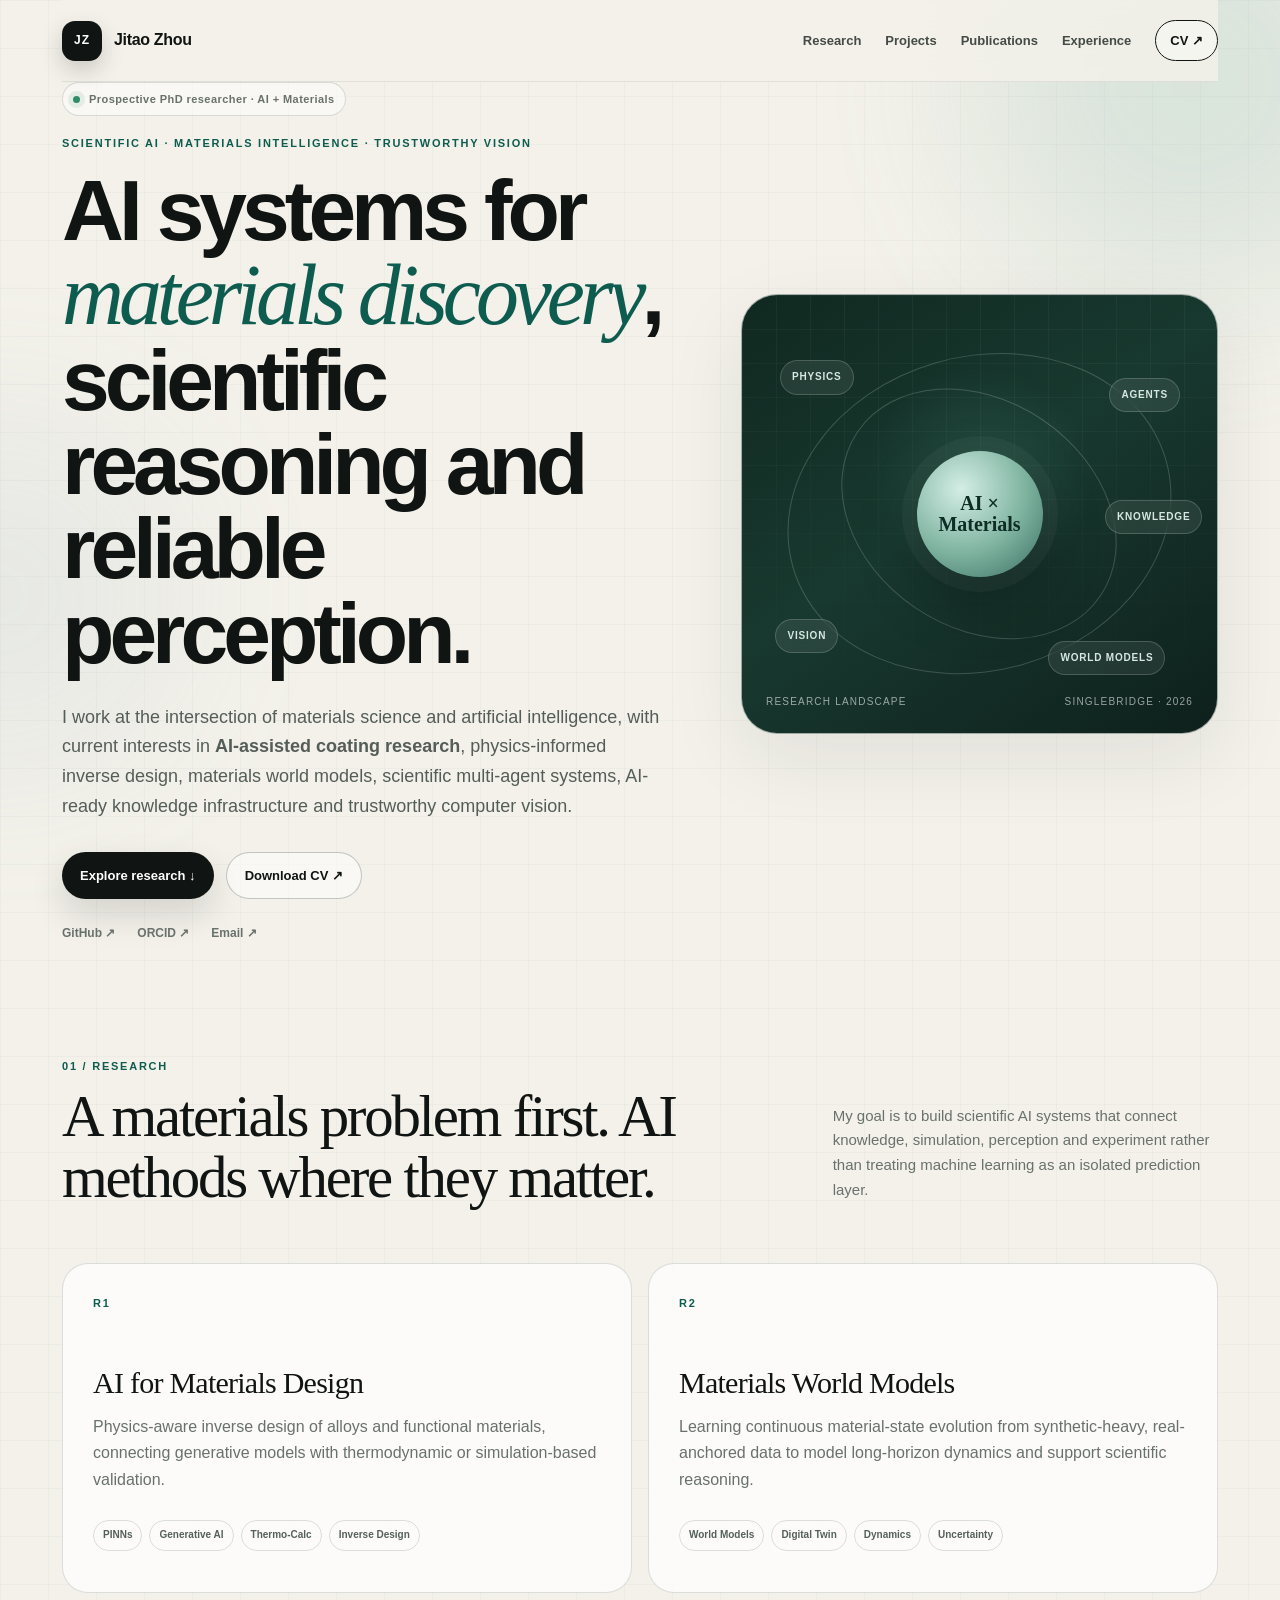
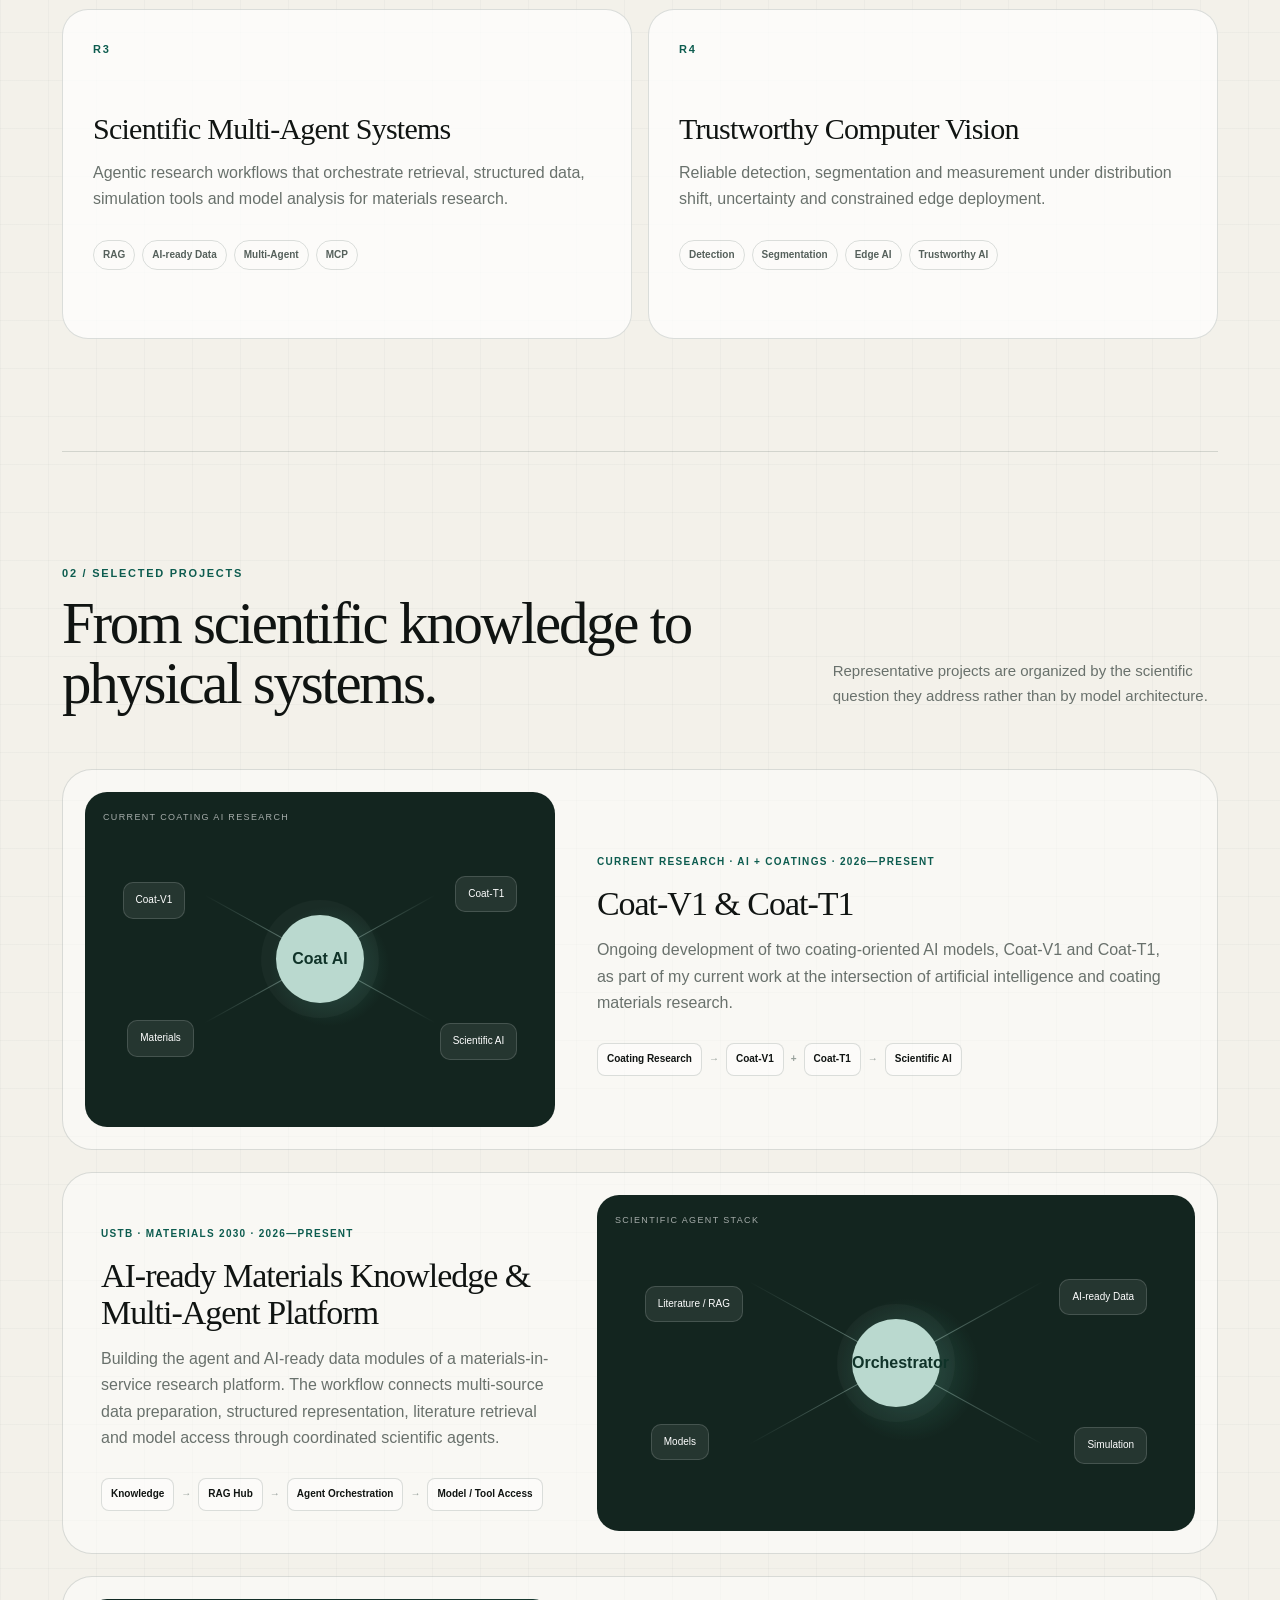
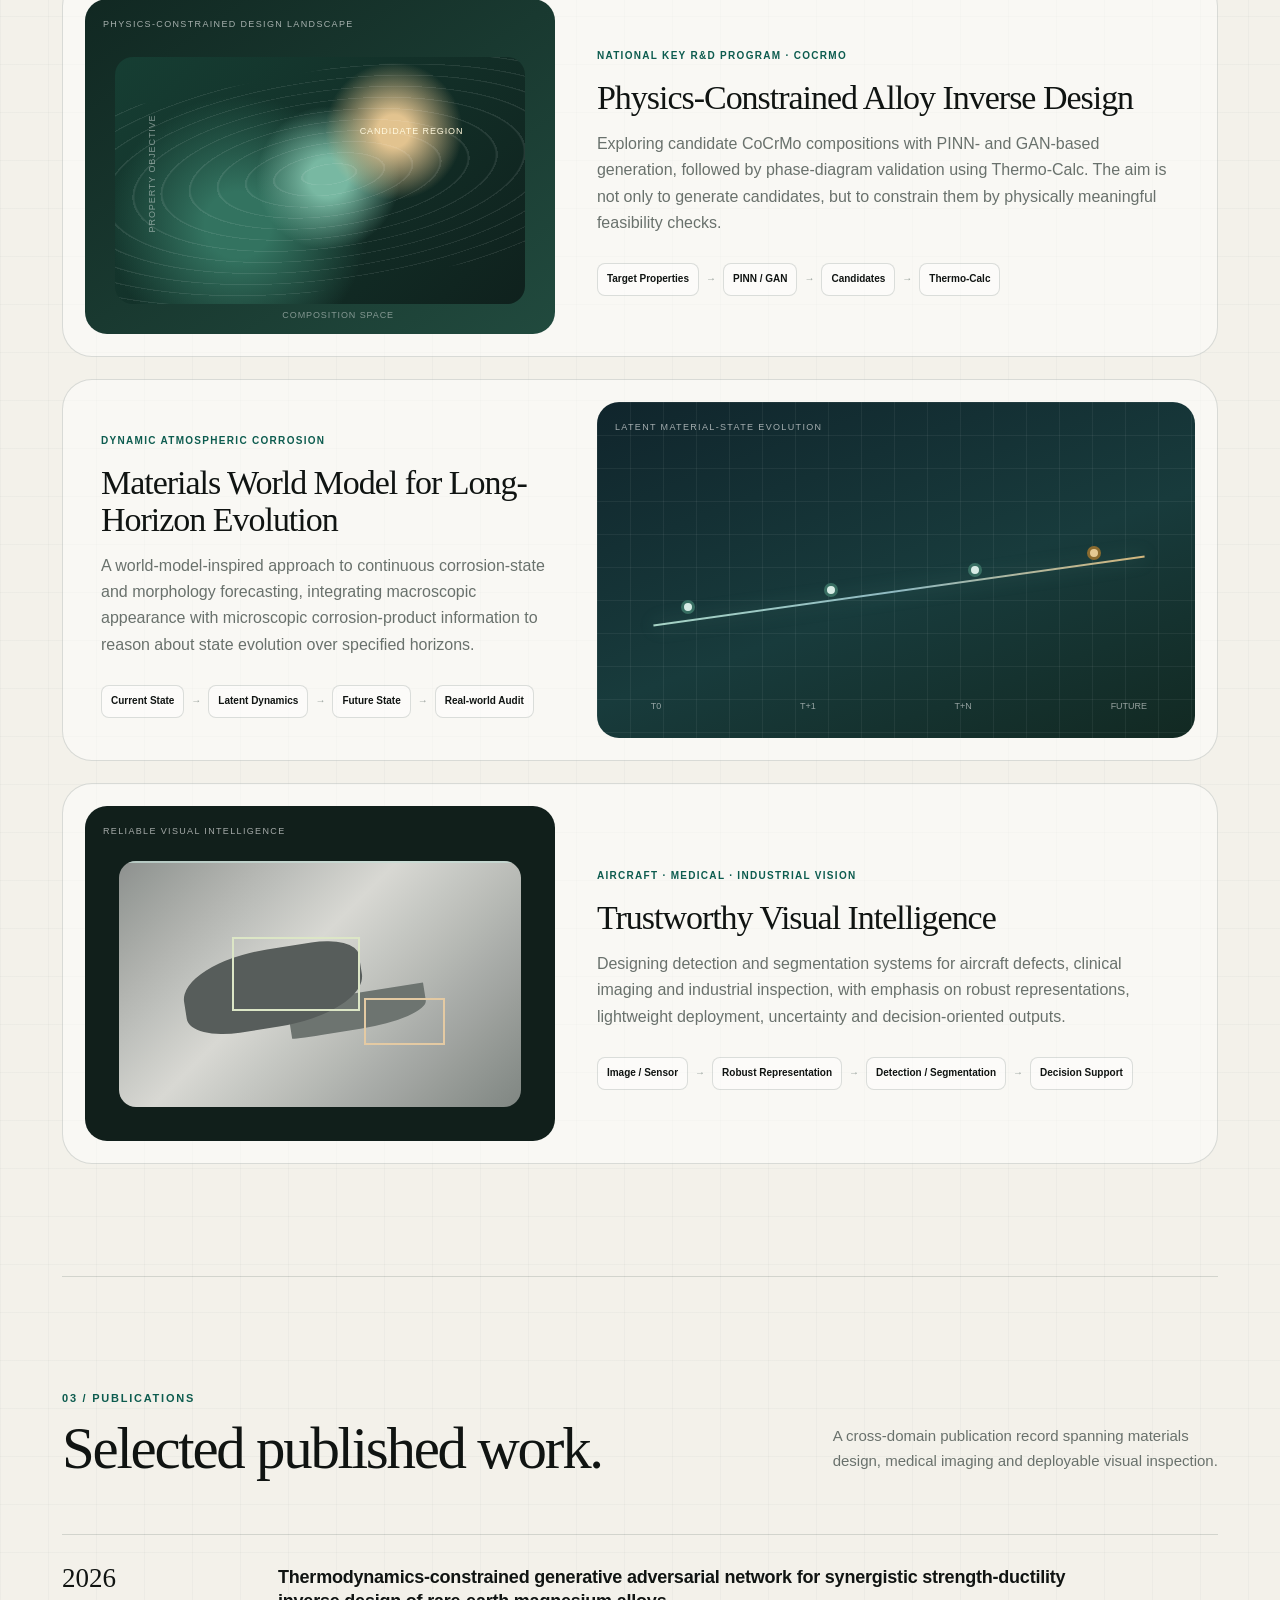
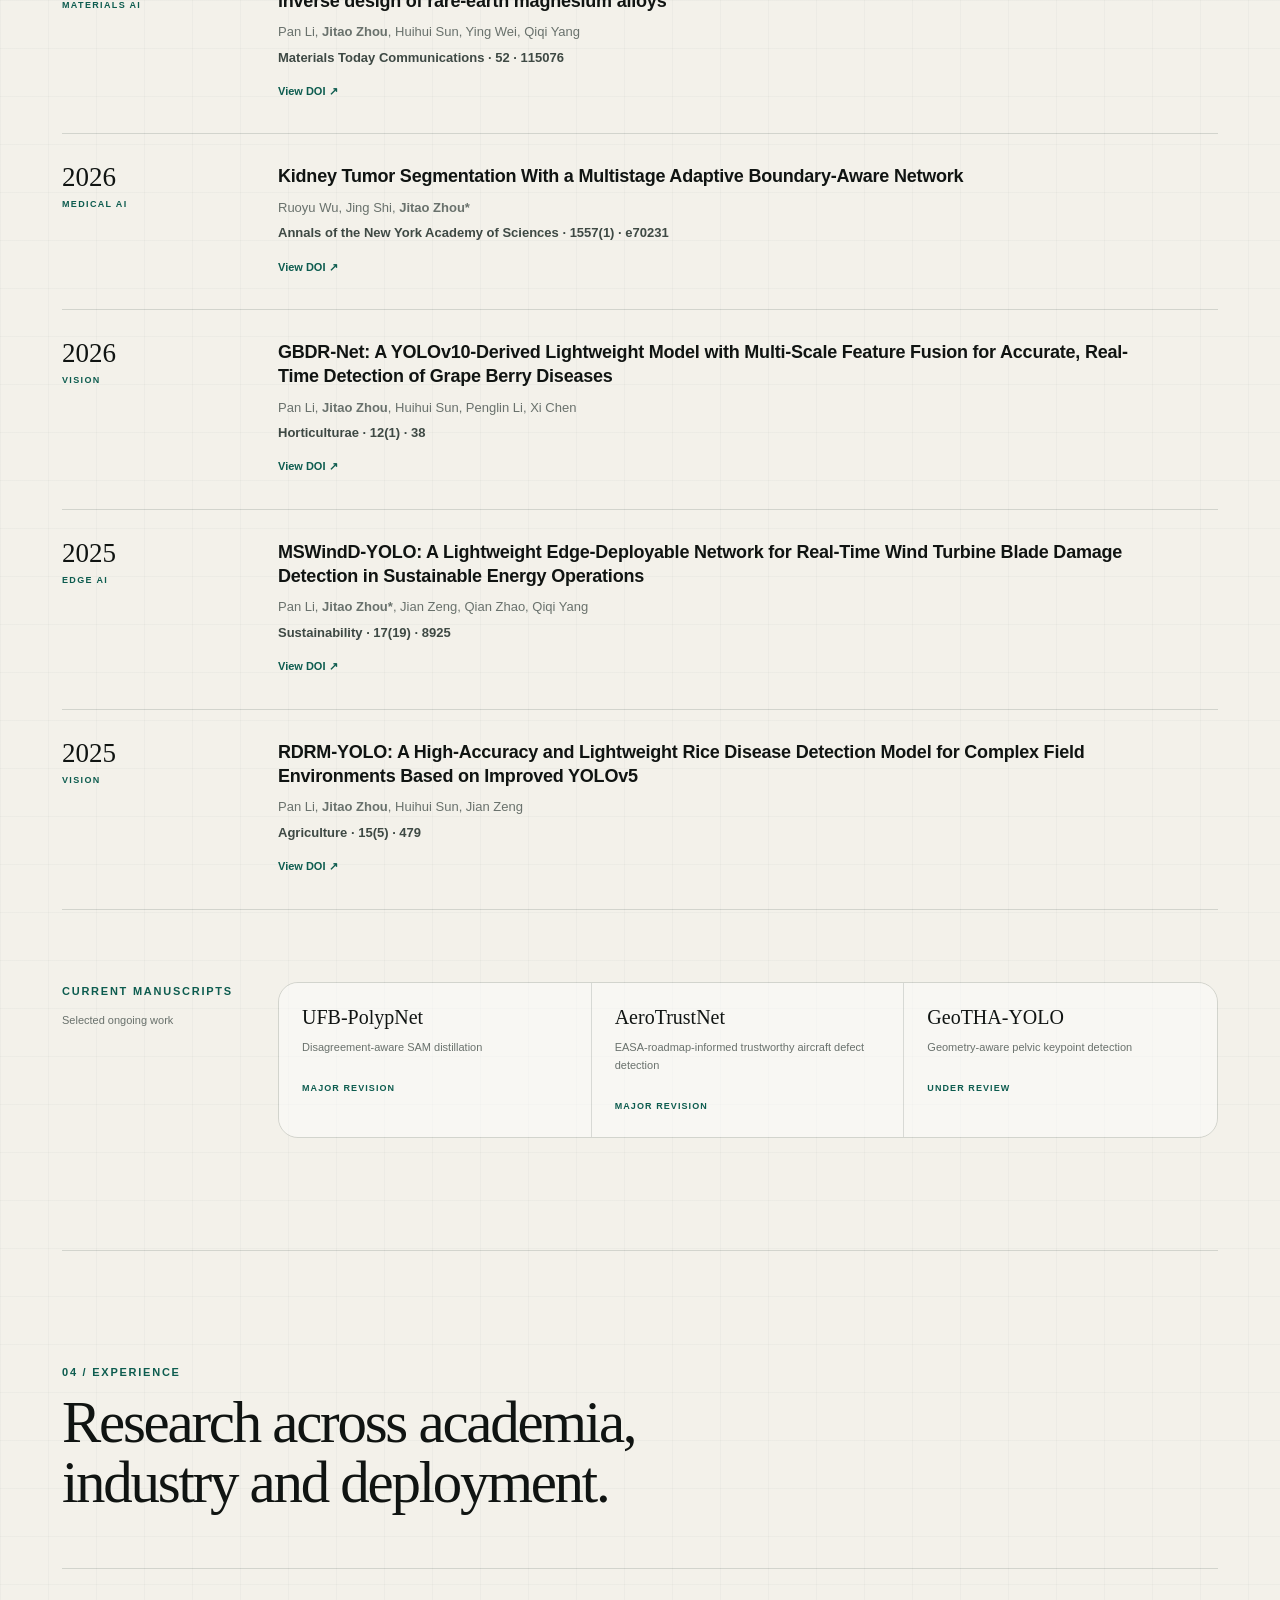
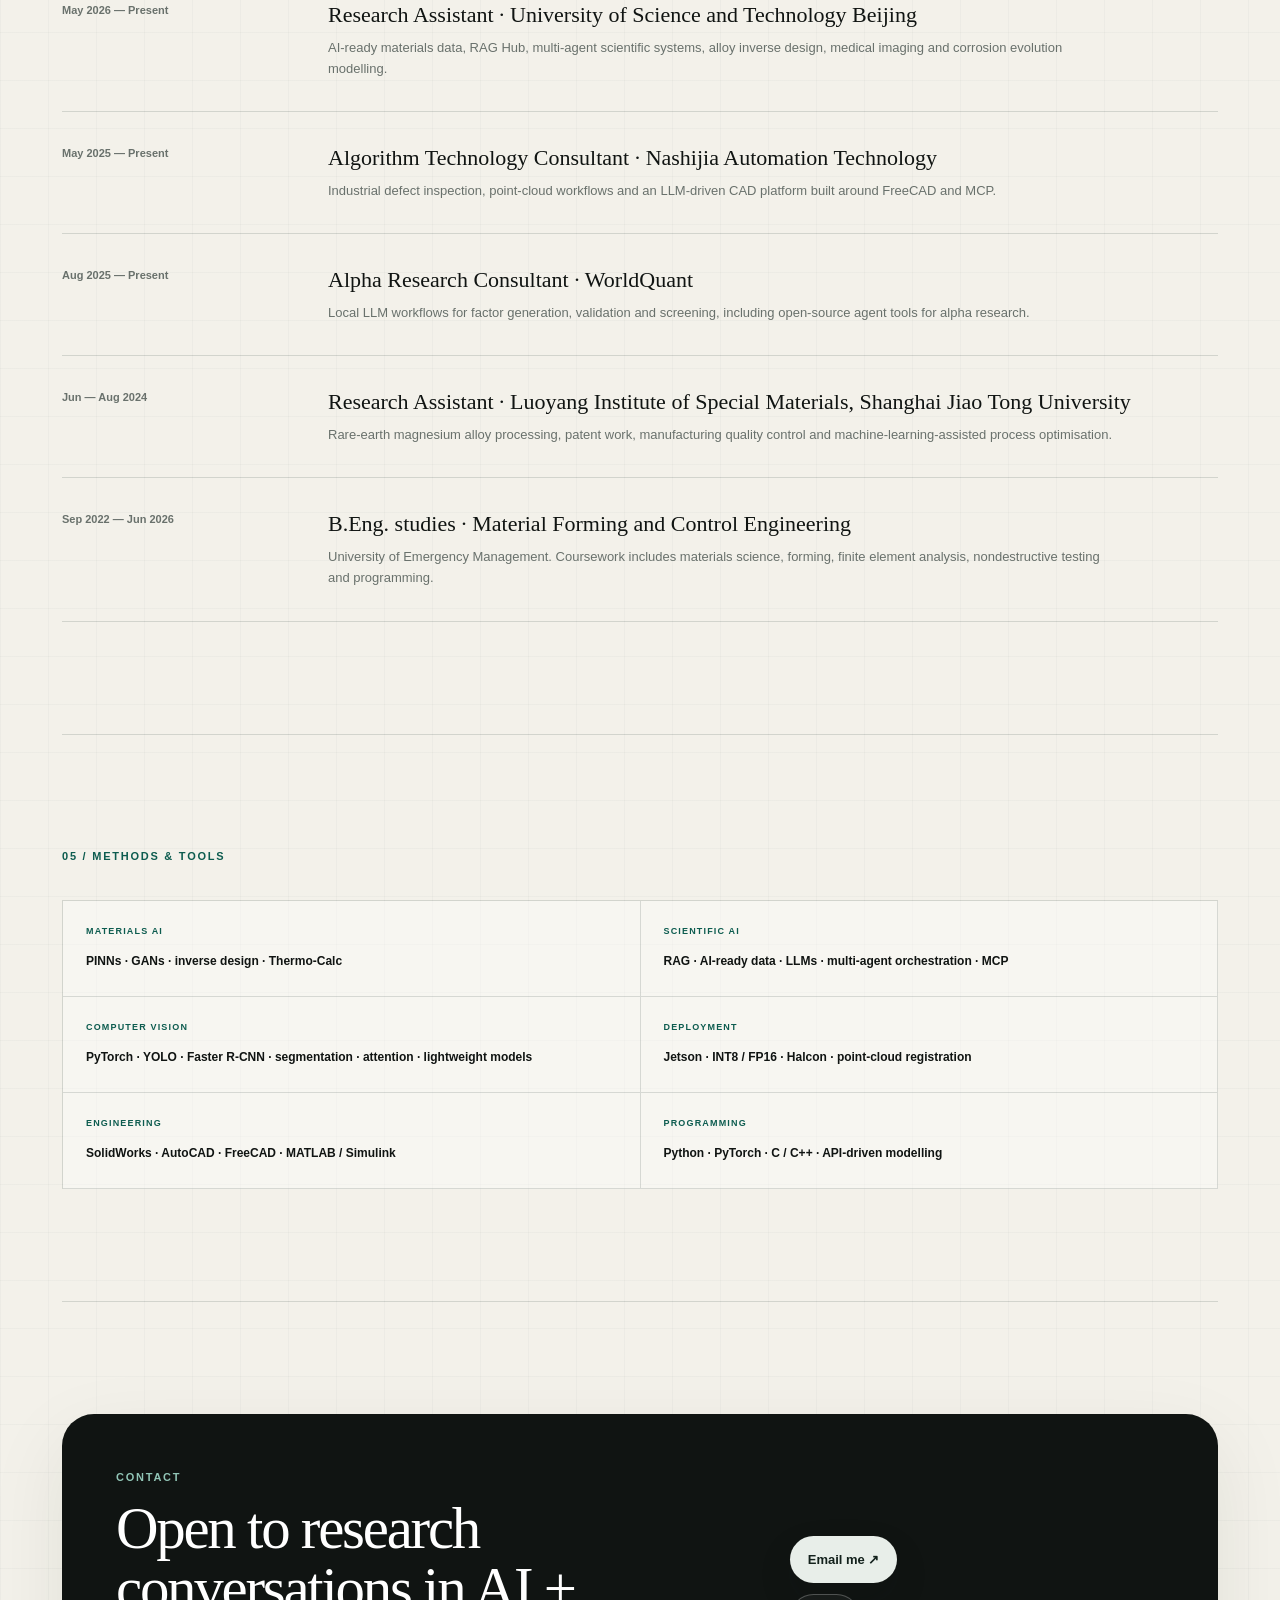
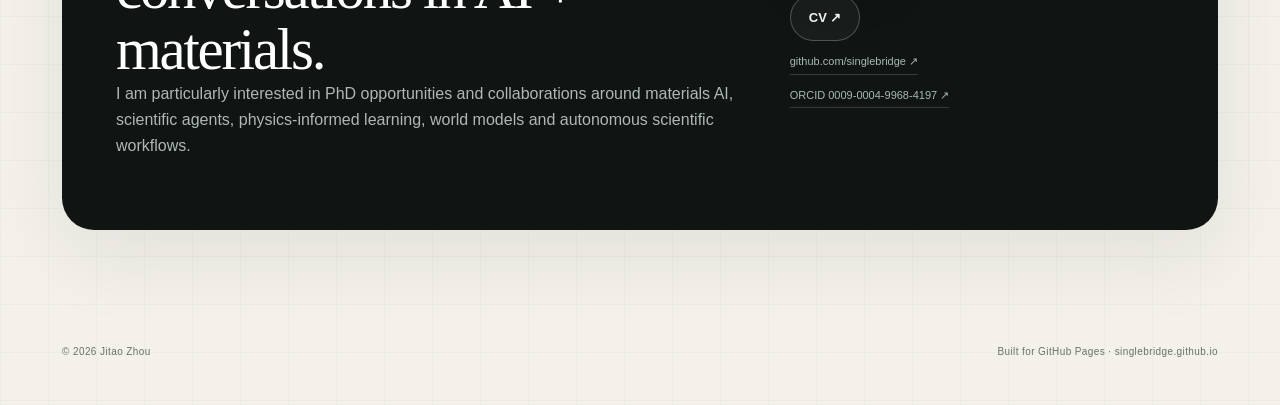
<file: index.html>
<!doctype html>
<html lang="en">
<head>
  <meta charset="utf-8" />
  <meta name="viewport" content="width=device-width, initial-scale=1" />
  <title>Jitao Zhou | AI for Materials & Scientific AI</title>
  <meta name="description" content="Jitao Zhou — researcher working on AI for materials, physics-informed inverse design, scientific multi-agent systems, materials world models and trustworthy computer vision." />
  <meta name="author" content="Jitao Zhou" />
  <meta name="theme-color" content="#f3f1ea" />
  <link rel="canonical" href="https://singlebridge.github.io/" />
  <link rel="icon" href="assets/images/favicon.svg" type="image/svg+xml" />
  <link rel="manifest" href="site.webmanifest" />
  <meta property="og:type" content="website" />
  <meta property="og:title" content="Jitao Zhou | AI for Materials & Scientific AI" />
  <meta property="og:description" content="AI systems for materials discovery, scientific reasoning and reliable perception." />
  <meta property="og:url" content="https://singlebridge.github.io/" />
  <meta property="og:image" content="https://singlebridge.github.io/assets/images/og-card.svg" />
  <meta name="twitter:card" content="summary_large_image" />
  <link rel="stylesheet" href="assets/css/style.css" />
</head>
<body>
  <a class="skip-link" href="#main">Skip to content</a>
  <div class="ambient ambient-one"></div><div class="ambient ambient-two"></div>
  <div class="page-shell">
    <header class="site-header">
      <a class="brand" href="#top"><span class="brand-mark">JZ</span><span class="brand-name">Jitao Zhou</span></a>
      <button class="menu-toggle" aria-expanded="false" aria-label="Toggle navigation">Menu</button>
      <nav class="nav" aria-label="Primary">
        <a href="#research">Research</a><a href="#projects">Projects</a><a href="#publications">Publications</a><a href="#experience">Experience</a><a class="nav-cta" href="assets/files/Jitao_Zhou_CV.pdf" target="_blank" rel="noreferrer">CV ↗</a>
      </nav>
    </header>
    <main id="main">
      <section class="hero-section" id="top">
        <div class="hero-copy reveal">
          <div class="status-line"><span class="status-dot"></span> Prospective PhD researcher · AI + Materials</div>
          <p class="eyebrow">Scientific AI · Materials Intelligence · Trustworthy Vision</p>
          <h1>AI systems for <em>materials discovery</em>, scientific reasoning and reliable perception.</h1>
          <p class="hero-lead">I work at the intersection of materials science and artificial intelligence, with interests in physics-informed inverse design, materials world models, scientific multi-agent systems, AI-ready knowledge infrastructure and trustworthy computer vision.</p>
          <div class="hero-actions"><a class="button primary" href="#research">Explore research ↓</a><a class="button secondary" href="assets/files/Jitao_Zhou_CV.pdf" target="_blank" rel="noreferrer">Download CV ↗</a></div>
          <div class="hero-links"><a href="https://github.com/singlebridge" target="_blank" rel="noreferrer">GitHub ↗</a><a href="https://orcid.org/0009-0004-9968-4197" target="_blank" rel="noreferrer">ORCID ↗</a><a href="mailto:zjt202406@163.com">Email ↗</a></div>
        </div>
        <div class="hero-visual reveal" aria-label="Abstract research landscape">
          <div class="orbital-card"><div class="orbit orbit-a"></div><div class="orbit orbit-b"></div><div class="core"><strong>AI ×<br/>Materials</strong></div><span class="node node-a">Physics</span><span class="node node-b">Agents</span><span class="node node-c">Vision</span><span class="node node-d">World Models</span><span class="node node-e">Knowledge</span><div class="visual-caption"><span>Research landscape</span><span>singlebridge · 2026</span></div></div>
        </div>
      </section>
      <section class="section" id="research">
        <div class="section-head reveal"><div><p class="section-kicker">01 / Research</p><h2>A materials problem first. AI methods where they matter.</h2></div><p class="section-intro">My goal is to build scientific AI systems that connect knowledge, simulation, perception and experiment rather than treating machine learning as an isolated prediction layer.</p></div>
        <div class="research-grid">
          <article class="research-card reveal"><span class="card-index">R1</span><h3>AI for Materials Design</h3><p>Physics-aware inverse design of alloys and functional materials, connecting generative models with thermodynamic or simulation-based validation.</p><div class="tags"><span>PINNs</span><span>Generative AI</span><span>Thermo-Calc</span><span>Inverse Design</span></div></article>
          <article class="research-card reveal"><span class="card-index">R2</span><h3>Materials World Models</h3><p>Learning continuous material-state evolution from synthetic-heavy, real-anchored data to model long-horizon dynamics and support scientific reasoning.</p><div class="tags"><span>World Models</span><span>Digital Twin</span><span>Dynamics</span><span>Uncertainty</span></div></article>
          <article class="research-card reveal"><span class="card-index">R3</span><h3>Scientific Multi-Agent Systems</h3><p>Agentic research workflows that orchestrate retrieval, structured data, simulation tools and model analysis for materials research.</p><div class="tags"><span>RAG</span><span>AI-ready Data</span><span>Multi-Agent</span><span>MCP</span></div></article>
          <article class="research-card reveal"><span class="card-index">R4</span><h3>Trustworthy Computer Vision</h3><p>Reliable detection, segmentation and measurement under distribution shift, uncertainty and constrained edge deployment.</p><div class="tags"><span>Detection</span><span>Segmentation</span><span>Edge AI</span><span>Trustworthy AI</span></div></article>
        </div>
      </section>
      <section class="section" id="projects">
        <div class="section-head reveal"><div><p class="section-kicker">02 / Selected Projects</p><h2>From scientific knowledge to physical systems.</h2></div><p class="section-intro">Representative projects are organized by the scientific question they address rather than by model architecture.</p></div>
        <div class="project-stack">
          <article class="project reveal"><div class="project-visual agent-visual"><span class="visual-label">Scientific agent stack</span><div class="agent-line l1"></div><div class="agent-line l2"></div><div class="agent-hub">Orchestrator</div><span class="agent-node">Literature / RAG</span><span class="agent-node">AI-ready Data</span><span class="agent-node">Models</span><span class="agent-node">Simulation</span></div><div class="project-body"><span class="project-meta">USTB · Materials 2030 · 2026—Present</span><h3>AI-ready Materials Knowledge & Multi-Agent Platform</h3><p>Building the agent and AI-ready data modules of a materials-in-service research platform. The workflow connects multi-source data preparation, structured representation, literature retrieval and model access through coordinated scientific agents.</p><div class="project-flow"><span>Knowledge</span><b>→</b><span>RAG Hub</span><b>→</b><span>Agent Orchestration</span><b>→</b><span>Model / Tool Access</span></div></div></article>
          <article class="project reveal"><div class="project-visual alloy-visual"><span class="visual-label">Physics-constrained design landscape</span><div class="heatmap"></div><span class="axis-x">composition space</span><span class="axis-y">property objective</span></div><div class="project-body"><span class="project-meta">National Key R&D Program · CoCrMo</span><h3>Physics-Constrained Alloy Inverse Design</h3><p>Exploring candidate CoCrMo compositions with PINN- and GAN-based generation, followed by phase-diagram validation using Thermo-Calc. The aim is not only to generate candidates, but to constrain them by physically meaningful feasibility checks.</p><div class="project-flow"><span>Target Properties</span><b>→</b><span>PINN / GAN</span><b>→</b><span>Candidates</span><b>→</b><span>Thermo-Calc</span></div></div></article>
          <article class="project reveal"><div class="project-visual world-visual"><span class="visual-label">Latent material-state evolution</span><div class="world-grid"></div><div class="world-track"></div><i class="world-dot d1"></i><i class="world-dot d2"></i><i class="world-dot d3"></i><i class="world-dot d4"></i><div class="world-time"><span>t0</span><span>t+1</span><span>t+n</span><span>future</span></div></div><div class="project-body"><span class="project-meta">Dynamic atmospheric corrosion</span><h3>Materials World Model for Long-Horizon Evolution</h3><p>A world-model-inspired approach to continuous corrosion-state and morphology forecasting, integrating macroscopic appearance with microscopic corrosion-product information to reason about state evolution over specified horizons.</p><div class="project-flow"><span>Current State</span><b>→</b><span>Latent Dynamics</span><b>→</b><span>Future State</span><b>→</b><span>Real-world Audit</span></div></div></article>
          <article class="project reveal"><div class="project-visual vision-visual"><span class="visual-label">Reliable visual intelligence</span><div class="scan-image"><div class="scan-line"></div><span class="bbox"></span><span class="bbox bbox-small"></span></div></div><div class="project-body"><span class="project-meta">Aircraft · Medical · Industrial Vision</span><h3>Trustworthy Visual Intelligence</h3><p>Designing detection and segmentation systems for aircraft defects, clinical imaging and industrial inspection, with emphasis on robust representations, lightweight deployment, uncertainty and decision-oriented outputs.</p><div class="project-flow"><span>Image / Sensor</span><b>→</b><span>Robust Representation</span><b>→</b><span>Detection / Segmentation</span><b>→</b><span>Decision Support</span></div></div></article>
        </div>
      </section>
      <section class="section" id="publications">
        <div class="section-head reveal"><div><p class="section-kicker">03 / Publications</p><h2>Selected published work.</h2></div><p class="section-intro">A cross-domain publication record spanning materials design, medical imaging and deployable visual inspection.</p></div>
        <div class="pub-list">
          <article class="publication reveal"><div class="pub-side"><span class="pub-year">2026</span><span class="pub-type">Materials AI</span></div><div><h3>Thermodynamics-constrained generative adversarial network for synergistic strength-ductility inverse design of rare-earth magnesium alloys</h3><p>Pan Li, <strong>Jitao Zhou</strong>, Huihui Sun, Ying Wei, Qiqi Yang</p><p class="venue">Materials Today Communications · 52 · 115076</p><a href="https://doi.org/10.1016/j.mtcomm.2026.115076" target="_blank" rel="noreferrer">View DOI ↗</a></div></article>
          <article class="publication reveal"><div class="pub-side"><span class="pub-year">2026</span><span class="pub-type">Medical AI</span></div><div><h3>Kidney Tumor Segmentation With a Multistage Adaptive Boundary-Aware Network</h3><p>Ruoyu Wu, Jing Shi, <strong>Jitao Zhou*</strong></p><p class="venue">Annals of the New York Academy of Sciences · 1557(1) · e70231</p><a href="https://doi.org/10.1111/nyas.70231" target="_blank" rel="noreferrer">View DOI ↗</a></div></article>
          <article class="publication reveal"><div class="pub-side"><span class="pub-year">2026</span><span class="pub-type">Vision</span></div><div><h3>GBDR-Net: A YOLOv10-Derived Lightweight Model with Multi-Scale Feature Fusion for Accurate, Real-Time Detection of Grape Berry Diseases</h3><p>Pan Li, <strong>Jitao Zhou</strong>, Huihui Sun, Penglin Li, Xi Chen</p><p class="venue">Horticulturae · 12(1) · 38</p><a href="https://doi.org/10.3390/horticulturae12010038" target="_blank" rel="noreferrer">View DOI ↗</a></div></article>
          <article class="publication reveal"><div class="pub-side"><span class="pub-year">2025</span><span class="pub-type">Edge AI</span></div><div><h3>MSWindD-YOLO: A Lightweight Edge-Deployable Network for Real-Time Wind Turbine Blade Damage Detection in Sustainable Energy Operations</h3><p>Pan Li, <strong>Jitao Zhou*</strong>, Jian Zeng, Qian Zhao, Qiqi Yang</p><p class="venue">Sustainability · 17(19) · 8925</p><a href="https://doi.org/10.3390/su17198925" target="_blank" rel="noreferrer">View DOI ↗</a></div></article>
          <article class="publication reveal"><div class="pub-side"><span class="pub-year">2025</span><span class="pub-type">Vision</span></div><div><h3>RDRM-YOLO: A High-Accuracy and Lightweight Rice Disease Detection Model for Complex Field Environments Based on Improved YOLOv5</h3><p>Pan Li, <strong>Jitao Zhou</strong>, Huihui Sun, Jian Zeng</p><p class="venue">Agriculture · 15(5) · 479</p><a href="https://doi.org/10.3390/agriculture15050479" target="_blank" rel="noreferrer">View DOI ↗</a></div></article>
        </div>
        <div class="under-review reveal"><div class="review-heading"><p class="section-kicker">Current manuscripts</p><span>Selected ongoing work</span></div><div class="review-grid"><div><strong>UFB-PolypNet</strong><span>Disagreement-aware SAM distillation</span><em>Major Revision</em></div><div><strong>AeroTrustNet</strong><span>EASA-roadmap-informed trustworthy aircraft defect detection</span><em>Major Revision</em></div><div><strong>GeoTHA-YOLO</strong><span>Geometry-aware pelvic keypoint detection</span><em>Under Review</em></div></div></div>
      </section>
      <section class="section experience" id="experience">
        <div class="section-head reveal"><div><p class="section-kicker">04 / Experience</p><h2>Research across academia, industry and deployment.</h2></div></div>
        <div class="timeline"><div class="timeline-item reveal"><span class="timeline-date">May 2026 — Present</span><div><h3>Research Assistant · University of Science and Technology Beijing</h3><p>AI-ready materials data, RAG Hub, multi-agent scientific systems, alloy inverse design, medical imaging and corrosion evolution modelling.</p></div></div><div class="timeline-item reveal"><span class="timeline-date">May 2025 — Present</span><div><h3>Algorithm Technology Consultant · Nashijia Automation Technology</h3><p>Industrial defect inspection, point-cloud workflows and an LLM-driven CAD platform built around FreeCAD and MCP.</p></div></div><div class="timeline-item reveal"><span class="timeline-date">Aug 2025 — Present</span><div><h3>Alpha Research Consultant · WorldQuant</h3><p>Local LLM workflows for factor generation, validation and screening, including open-source agent tools for alpha research.</p></div></div><div class="timeline-item reveal"><span class="timeline-date">Jun — Aug 2024</span><div><h3>Research Assistant · Luoyang Institute of Special Materials, Shanghai Jiao Tong University</h3><p>Rare-earth magnesium alloy processing, patent work, manufacturing quality control and machine-learning-assisted process optimisation.</p></div></div><div class="timeline-item reveal"><span class="timeline-date">Sep 2022 — Jun 2026</span><div><h3>B.Eng. studies · Material Forming and Control Engineering</h3><p>University of Emergency Management. Coursework includes materials science, forming, finite element analysis, nondestructive testing and programming.</p></div></div></div>
      </section>
      <section class="section skills-section reveal"><p class="section-kicker">05 / Methods & tools</p><div class="skills-grid"><div><span>Materials AI</span><strong>PINNs · GANs · inverse design · Thermo-Calc</strong></div><div><span>Scientific AI</span><strong>RAG · AI-ready data · LLMs · multi-agent orchestration · MCP</strong></div><div><span>Computer Vision</span><strong>PyTorch · YOLO · Faster R-CNN · segmentation · attention · lightweight models</strong></div><div><span>Deployment</span><strong>Jetson · INT8 / FP16 · Halcon · point-cloud registration</strong></div><div><span>Engineering</span><strong>SolidWorks · AutoCAD · FreeCAD · MATLAB / Simulink</strong></div><div><span>Programming</span><strong>Python · PyTorch · C / C++ · API-driven modelling</strong></div></div></section>
      <section class="contact section" id="contact"><div class="contact-panel reveal"><div><p class="section-kicker">Contact</p><h2>Open to research conversations in AI + materials.</h2><p>I am particularly interested in PhD opportunities and collaborations around materials AI, scientific agents, physics-informed learning, world models and autonomous scientific workflows.</p></div><div class="contact-actions"><a class="button primary" href="mailto:zjt202406@163.com">Email me ↗</a><a class="button secondary" href="assets/files/Jitao_Zhou_CV.pdf" target="_blank" rel="noreferrer">CV ↗</a><a class="text-link" href="https://github.com/singlebridge" target="_blank" rel="noreferrer">github.com/singlebridge ↗</a><a class="text-link" href="https://orcid.org/0009-0004-9968-4197" target="_blank" rel="noreferrer">ORCID 0009-0004-9968-4197 ↗</a></div></div></section>
    </main>
    <footer><span>© <span id="year"></span> Jitao Zhou</span><span>Built for GitHub Pages · singlebridge.github.io</span></footer>
  </div>
  <script src="assets/js/main.js"></script>
</body>
</html>
</file>
<file: assets/css/style.css>
:root {
  --bg: #f3f1ea;
  --surface: rgba(255,255,255,.72);
  --surface-strong: #fbfaf6;
  --ink: #101412;
  --muted: #69716c;
  --line: rgba(20,35,29,.14);
  --line-strong: rgba(20,35,29,.24);
  --accent: #0d5c4f;
  --accent-2: #246c86;
  --accent-soft: #dfece7;
  --warm: #b87333;
  --max: 1220px;
  --radius: 26px;
  --shadow: 0 26px 80px rgba(20, 37, 31, .08);
}
* { box-sizing: border-box; }
html { scroll-behavior: smooth; }
body { margin:0; background:linear-gradient(rgba(15,45,36,.026) 1px, transparent 1px),linear-gradient(90deg, rgba(15,45,36,.026) 1px, transparent 1px),var(--bg); background-size:48px 48px; color:var(--ink); font-family:Inter,ui-sans-serif,-apple-system,BlinkMacSystemFont,"Segoe UI",Arial,sans-serif; line-height:1.65; -webkit-font-smoothing:antialiased; overflow-x:hidden; }
a { color:inherit; text-decoration:none; }
button { font:inherit; }
::selection { background:#b7d7cd; color:#0c2c25; }
.skip-link { position:fixed; left:12px; top:-60px; z-index:999; background:var(--ink); color:#fff; padding:10px 14px; border-radius:10px; }
.skip-link:focus { top:12px; }
.ambient { position:fixed; z-index:-1; filter:blur(80px); border-radius:50%; opacity:.22; pointer-events:none; }
.ambient-one { width:420px; height:420px; background:#84b9aa; top:-130px; right:-120px; }
.ambient-two { width:360px; height:360px; background:#9fb9c7; left:-180px; top:46vh; opacity:.13; }
.page-shell { max-width:var(--max); margin:0 auto; padding:0 32px; }
.site-header { position:sticky; top:0; z-index:50; display:flex; align-items:center; justify-content:space-between; min-height:82px; background:color-mix(in srgb,var(--bg) 84%,transparent); backdrop-filter:blur(18px) saturate(130%); border-bottom:1px solid rgba(22,24,23,.08); }
.brand { display:inline-flex; align-items:center; gap:12px; font-weight:760; letter-spacing:-.02em; }
.brand-mark { display:grid; place-items:center; width:40px; height:40px; border-radius:13px; background:var(--ink); color:white; font-size:12px; letter-spacing:.08em; box-shadow:0 9px 22px rgba(16,20,18,.18); }
.nav { display:flex; align-items:center; gap:24px; font-size:13px; font-weight:680; }
.nav a:not(.nav-cta) { color:#444b47; }
.nav a:hover { color:var(--accent); }
.nav-cta { border:1px solid var(--ink); padding:9px 14px; border-radius:999px; background:rgba(255,255,255,.34); }
.menu-toggle { display:none; border:0; background:transparent; font-weight:700; }
.section { padding:112px 0; border-bottom:1px solid var(--line); }
.hero-section { min-height:760px; display:grid; grid-template-columns:minmax(0,1.12fr) minmax(390px,.88fr); gap:72px; align-items:center; }
.status-line { display:inline-flex; gap:9px; align-items:center; padding:7px 10px; border:1px solid var(--line); border-radius:999px; background:rgba(255,255,255,.48); color:var(--muted); font-size:11px; font-weight:750; letter-spacing:.04em; margin-bottom:18px; }
.status-dot { width:7px; height:7px; background:#2f8b68; border-radius:50%; box-shadow:0 0 0 5px rgba(47,139,104,.10); }
.eyebrow,.section-kicker { color:var(--accent); text-transform:uppercase; font-size:11px; letter-spacing:.16em; font-weight:820; }
h1,h2,h3,p { margin-top:0; }
h1 { font-size:clamp(54px,6.7vw,92px); line-height:.98; letter-spacing:-.058em; margin:16px 0 28px; font-weight:675; }
h1 em { font-family:Georgia,'Times New Roman',serif; font-weight:400; color:var(--accent); }
.hero-lead { max-width:800px; font-size:18px; color:#545d58; }
.hero-actions,.contact-row { display:flex; gap:12px; flex-wrap:wrap; margin-top:31px; }
.button { display:inline-flex; align-items:center; justify-content:center; gap:12px; min-height:47px; padding:11px 18px; border-radius:999px; font-size:13px; font-weight:760; transition:transform .2s ease,background .2s ease,box-shadow .2s ease; }
.button:hover { transform:translateY(-2px); }
.button.primary { background:var(--ink); color:#fff; box-shadow:0 15px 35px rgba(16,20,18,.14); }
.button.primary:hover { box-shadow:0 19px 42px rgba(16,20,18,.2); }
.button.secondary { border:1px solid var(--line-strong); background:rgba(255,255,255,.50); }
.hero-links { display:flex; gap:22px; margin-top:25px; font-size:12px; font-weight:730; color:var(--muted); }
.hero-links a { border-bottom:1px solid transparent; }
.hero-links a:hover { border-color:var(--muted); }
.hero-visual { position:relative; }
.orbital-card { position:relative; min-height:440px; overflow:hidden; border:1px solid rgba(255,255,255,.6); border-radius:36px; background:radial-gradient(circle at 50% 42%,rgba(76,142,123,.25),transparent 32%),linear-gradient(145deg,#102820 0%,#18392f 46%,#0e201b 100%); box-shadow:var(--shadow); }
.orbital-card::after { content:""; position:absolute; inset:0; background-image:linear-gradient(rgba(255,255,255,.045) 1px,transparent 1px),linear-gradient(90deg,rgba(255,255,255,.045) 1px,transparent 1px); background-size:34px 34px; mask-image:linear-gradient(to bottom,black,transparent); }
.orbit { position:absolute; border:1px solid rgba(255,255,255,.18); border-radius:50%; inset:14% 9%; transform:rotate(-16deg); }
.orbit-b { inset:24% 19%; transform:rotate(34deg); }
.core { position:absolute; inset:50% auto auto 50%; transform:translate(-50%,-50%); width:126px; height:126px; border-radius:50%; display:grid; place-items:center; text-align:center; background:radial-gradient(circle at 35% 30%,#d4eee5,#7eb3a0 54%,#386b5e); color:#0e2d25; box-shadow:0 0 0 15px rgba(255,255,255,.035),0 25px 60px rgba(0,0,0,.28); z-index:2; }
.core strong { font:700 20px/1.05 Georgia,serif; }
.node { position:absolute; z-index:3; padding:8px 11px; border:1px solid rgba(255,255,255,.18); border-radius:999px; background:rgba(255,255,255,.08); backdrop-filter:blur(10px); color:#d7e8e2; font-size:10px; font-weight:800; letter-spacing:.08em; text-transform:uppercase; }
.node-a{top:15%;left:8%}.node-b{top:19%;right:8%}.node-c{bottom:18%;left:7%}.node-d{bottom:13%;right:11%}.node-e{top:47%;right:3%}
.visual-caption { position:absolute; bottom:22px; left:24px; right:24px; z-index:5; display:flex; justify-content:space-between; color:rgba(255,255,255,.58); font-size:10px; text-transform:uppercase; letter-spacing:.12em; }
.section-head { display:grid; grid-template-columns:1fr minmax(280px,.55fr); gap:70px; align-items:end; margin-bottom:54px; }
.section-head h2,.contact h2 { font:400 clamp(38px,4.6vw,64px)/1.03 Georgia,'Times New Roman',serif; letter-spacing:-.038em; margin:12px 0 0; max-width:850px; }
.section-intro { color:var(--muted); font-size:15px; margin:0 0 6px; }
.research-grid { display:grid; grid-template-columns:repeat(2,1fr); gap:16px; }
.research-card { min-height:330px; position:relative; padding:30px; border:1px solid var(--line); border-radius:var(--radius); background:var(--surface); overflow:hidden; transition:transform .22s ease,border-color .22s ease,box-shadow .22s ease; }
.research-card:hover { transform:translateY(-4px); border-color:rgba(13,92,79,.35); box-shadow:var(--shadow); }
.card-index { display:block; color:var(--accent); font-size:11px; font-weight:820; letter-spacing:.16em; margin-bottom:55px; }
.research-card h3 { font:400 30px/1.08 Georgia,serif; letter-spacing:-.025em; margin-bottom:15px; }
.research-card p { color:var(--muted); max-width:520px; }
.tags { display:flex; flex-wrap:wrap; gap:7px; margin-top:27px; }
.tags span { padding:6px 9px; border:1px solid var(--line); border-radius:999px; color:#55605b; font-size:10px; font-weight:740; }
.project-stack { display:grid; gap:22px; }
.project { display:grid; grid-template-columns:minmax(320px,.88fr) minmax(0,1.12fr); gap:42px; align-items:stretch; padding:22px; border-radius:30px; border:1px solid var(--line); background:rgba(255,255,255,.48); }
.project:nth-child(even) .project-visual { order:2; }
.project-visual { min-height:335px; border-radius:22px; overflow:hidden; position:relative; background:#162721; color:white; }
.project-body { padding:24px 16px 20px 0; align-self:center; }
.project:nth-child(even) .project-body { padding:24px 0 20px 16px; }
.project-meta { color:var(--accent); font-size:10px; text-transform:uppercase; letter-spacing:.13em; font-weight:840; }
.project h3 { font:400 34px/1.08 Georgia,serif; letter-spacing:-.03em; margin:13px 0 14px; }
.project p { color:var(--muted); }
.project-flow { display:flex; align-items:center; flex-wrap:wrap; gap:7px; margin-top:27px; font-size:10px; font-weight:760; }
.project-flow span { padding:7px 9px; border-radius:8px; border:1px solid var(--line); background:rgba(255,255,255,.42); }
.project-flow b { color:#97a09b; }
.visual-label { position:absolute; top:18px; left:18px; z-index:10; font-size:9px; text-transform:uppercase; letter-spacing:.15em; color:rgba(255,255,255,.62); }
.agent-visual { background:radial-gradient(circle at 52% 52%,rgba(65,154,128,.35),transparent 20%),#13251f; }
.agent-hub { position:absolute; width:88px; height:88px; border-radius:50%; background:#bad9cf; color:#103329; display:grid; place-items:center; top:50%; left:50%; transform:translate(-50%,-50%); font-weight:850; box-shadow:0 0 0 15px rgba(255,255,255,.03); }
.agent-node { position:absolute; padding:9px 12px; border-radius:10px; background:rgba(255,255,255,.08); border:1px solid rgba(255,255,255,.15); font-size:10px; }
.agent-node:nth-of-type(2){top:27%;left:8%}.agent-node:nth-of-type(3){top:25%;right:8%}.agent-node:nth-of-type(4){bottom:21%;left:9%}.agent-node:nth-of-type(5){bottom:20%;right:8%}
.agent-line { position:absolute; top:50%; left:50%; width:56%; height:1px; background:linear-gradient(90deg,transparent,rgba(188,225,214,.55),transparent); transform-origin:center; }
.agent-line.l1{transform:translate(-50%,-50%) rotate(29deg)}.agent-line.l2{transform:translate(-50%,-50%) rotate(-29deg)}
.alloy-visual { background:linear-gradient(145deg,#112822,#214a3e); }
.heatmap { position:absolute; inset:58px 30px 30px; border-radius:18px; background:radial-gradient(circle at 68% 30%,#e2c38f 0 5%,transparent 21%),radial-gradient(circle at 52% 49%,#78b8a2 0 8%,transparent 29%),radial-gradient(circle at 30% 68%,#337360 0 10%,transparent 39%),linear-gradient(135deg,#163e33,#0f211d); overflow:hidden; }
.heatmap::before { content:""; position:absolute; inset:0; background:repeating-radial-gradient(ellipse at 52% 48%,transparent 0 18px,rgba(255,255,255,.09) 19px 20px); transform:scale(1.45,.85) rotate(-18deg); }
.heatmap::after { content:"candidate region"; position:absolute; top:27%; right:15%; font-size:9px; letter-spacing:.1em; text-transform:uppercase; color:#fff8dc; }
.axis-x,.axis-y { position:absolute; color:rgba(255,255,255,.46); font-size:9px; letter-spacing:.1em; text-transform:uppercase; }
.axis-x{bottom:11px;left:42%}.axis-y{left:8px;top:50%;transform:rotate(-90deg)}
.world-visual { background:linear-gradient(160deg,#10252c,#183b3c 55%,#122922); }
.world-grid { position:absolute; inset:0; background-image:linear-gradient(rgba(255,255,255,.055) 1px,transparent 1px),linear-gradient(90deg,rgba(255,255,255,.055) 1px,transparent 1px); background-size:33px 33px; }
.world-track { position:absolute; left:9%; right:8%; top:56%; height:2px; background:linear-gradient(90deg,#a7d4c6,#8fb9c1,#d2b67d); transform:rotate(-8deg); box-shadow:0 0 18px rgba(155,214,199,.35); }
.world-dot { position:absolute; width:14px; height:14px; border-radius:50%; background:#d8ece6; border:3px solid #386e62; z-index:2; }
.world-dot.d1{left:14%;top:59%}.world-dot.d2{left:38%;top:54%}.world-dot.d3{left:62%;top:48%}.world-dot.d4{left:82%;top:43%;background:#e5c993;border-color:#8b6b2f}
.world-time { position:absolute; bottom:24px; left:9%; right:8%; display:flex; justify-content:space-between; font-size:9px; color:rgba(255,255,255,.55); text-transform:uppercase; }
.vision-visual { background:#111f1b; }
.scan-image { position:absolute; inset:55px 34px 34px; border-radius:17px; background:linear-gradient(135deg,#8b918d,#d8d8d1 43%,#7d8781); filter:saturate(.65); overflow:hidden; }
.scan-image::before { content:""; position:absolute; width:180px; height:78px; left:16%; top:36%; border-radius:50% 25% 50% 28%; background:#555e5a; transform:rotate(-9deg); box-shadow:80px 36px 0 -21px #6a756f; }
.bbox { position:absolute; border:2px solid #d9e8b7; width:32%; height:30%; left:28%; top:31%; z-index:4; }
.bbox-small { width:20%; height:19%; left:61%; top:56%; border-color:#f0c98c; }
.scan-line { position:absolute; top:0; left:0; right:0; height:2px; background:#bce1d6; opacity:.7; animation:scan 4s ease-in-out infinite; }
@keyframes scan { 0%,100%{top:10%}50%{top:87%} }
.pub-list { border-top:1px solid var(--line); }
.publication { display:grid; grid-template-columns:190px 1fr; gap:26px; padding:30px 0; border-bottom:1px solid var(--line); }
.pub-side { display:flex; flex-direction:column; gap:6px; }
.pub-year { font:400 27px/1 Georgia,serif; }
.pub-type { color:var(--accent); font-size:9px; font-weight:830; text-transform:uppercase; letter-spacing:.15em; }
.publication h3 { max-width:850px; font-size:18px; line-height:1.35; letter-spacing:-.012em; margin-bottom:8px; }
.publication p { margin-bottom:4px; color:var(--muted); font-size:13px; }
.publication .venue { color:#3e4944; font-weight:650; }
.publication a { display:inline-block; margin-top:10px; color:var(--accent); font-size:11px; font-weight:780; }
.under-review { margin-top:72px; display:grid; grid-template-columns:190px 1fr; gap:26px; }
.review-heading span { display:block; margin-top:10px; color:var(--muted); font-size:11px; }
.review-grid { display:grid; grid-template-columns:repeat(3,1fr); border:1px solid var(--line); border-radius:20px; overflow:hidden; }
.review-grid > div { padding:23px; background:rgba(255,255,255,.45); border-right:1px solid var(--line); }
.review-grid > div:last-child{border-right:0}.review-grid strong,.review-grid span,.review-grid em{display:block}.review-grid strong{font:400 20px Georgia,serif}.review-grid span{color:var(--muted);font-size:11px;margin:9px 0 25px}.review-grid em{font-style:normal;color:var(--accent);font-size:9px;text-transform:uppercase;letter-spacing:.12em;font-weight:820}
.timeline { margin-top:28px; border-top:1px solid var(--line); }
.timeline-item { display:grid; grid-template-columns:230px 1fr; gap:36px; padding:32px 0; border-bottom:1px solid var(--line); }
.timeline-date { color:var(--muted); font-size:11px; font-weight:720; }
.timeline h3 { font:400 22px/1.25 Georgia,serif; margin-bottom:8px; }
.timeline p { max-width:790px; color:var(--muted); font-size:13px; margin:0; }
.skills-grid { margin-top:35px; display:grid; grid-template-columns:repeat(2,1fr); border-top:1px solid var(--line); border-left:1px solid var(--line); }
.skills-grid > div { padding:23px; border-right:1px solid var(--line); border-bottom:1px solid var(--line); background:rgba(255,255,255,.36); }
.skills-grid span { display:block; color:var(--accent); font-size:9px; font-weight:820; text-transform:uppercase; letter-spacing:.13em; margin-bottom:8px; }
.skills-grid strong { font-size:12px; line-height:1.5; }
.contact { border:0; padding-bottom:70px; }
.contact-panel { display:grid; grid-template-columns:1.25fr .75fr; gap:50px; padding:54px; border-radius:32px; background:var(--ink); color:#fff; box-shadow:var(--shadow); }
.contact-panel .section-kicker { color:#91c5b6; }
.contact-panel p { color:#aeb9b3; max-width:740px; }
.contact-panel .button.primary { background:#e8eee9; color:#13211c; }
.contact-panel .button.secondary { color:#f3f4f2; border-color:rgba(255,255,255,.24); background:rgba(255,255,255,.04); }
.contact-actions { display:flex; flex-direction:column; gap:11px; justify-content:center; align-items:flex-start; }
.text-link { color:#a8bab2; font-size:11px; border-bottom:1px solid rgba(255,255,255,.16); padding-bottom:3px; }
footer { min-height:105px; display:flex; align-items:center; justify-content:space-between; color:var(--muted); font-size:10px; letter-spacing:.04em; }
.reveal { opacity:0; transform:translateY(14px); transition:opacity .65s ease,transform .65s ease; }
.reveal.is-visible { opacity:1; transform:none; }
@media (max-width:980px) { .hero-section{grid-template-columns:1fr;gap:40px;padding-top:70px}.hero-visual{max-width:620px}.section-head{grid-template-columns:1fr;gap:20px}.project{grid-template-columns:1fr}.project:nth-child(even) .project-visual{order:0}.project-body,.project:nth-child(even) .project-body{padding:16px 4px 14px}.review-grid{grid-template-columns:1fr}.review-grid>div{border-right:0;border-bottom:1px solid var(--line)}.review-grid>div:last-child{border-bottom:0}.contact-panel{grid-template-columns:1fr}.nav{gap:14px}.nav a:not(.nav-cta){display:none} }
@media (max-width:700px) { .page-shell{padding:0 18px}.site-header{min-height:68px}.brand-name{font-size:13px}.nav{display:none;position:absolute;top:68px;left:18px;right:18px;padding:15px;border:1px solid var(--line);border-radius:18px;background:#f8f6f0;box-shadow:var(--shadow);flex-direction:column;align-items:stretch}.nav.open{display:flex}.nav a:not(.nav-cta){display:block}.menu-toggle{display:block}.section{padding:78px 0}.hero-section{min-height:unset;padding-top:58px}.hero-section h1{font-size:53px}.orbital-card{min-height:360px;border-radius:26px}.research-grid{grid-template-columns:1fr}.research-card{min-height:290px}.project{padding:12px;border-radius:24px}.project-visual{min-height:290px}.publication{grid-template-columns:1fr;gap:14px}.pub-side{flex-direction:row;align-items:center;gap:12px}.under-review{grid-template-columns:1fr}.timeline-item{grid-template-columns:1fr;gap:12px}.skills-grid{grid-template-columns:1fr}.contact-panel{padding:34px 24px}footer{align-items:flex-start;justify-content:center;flex-direction:column;gap:6px}.visual-caption{flex-direction:column;gap:5px} }
@media (prefers-reduced-motion: reduce) { html{scroll-behavior:auto}.reveal{opacity:1;transform:none;transition:none}.scan-line{animation:none} }
</file>
